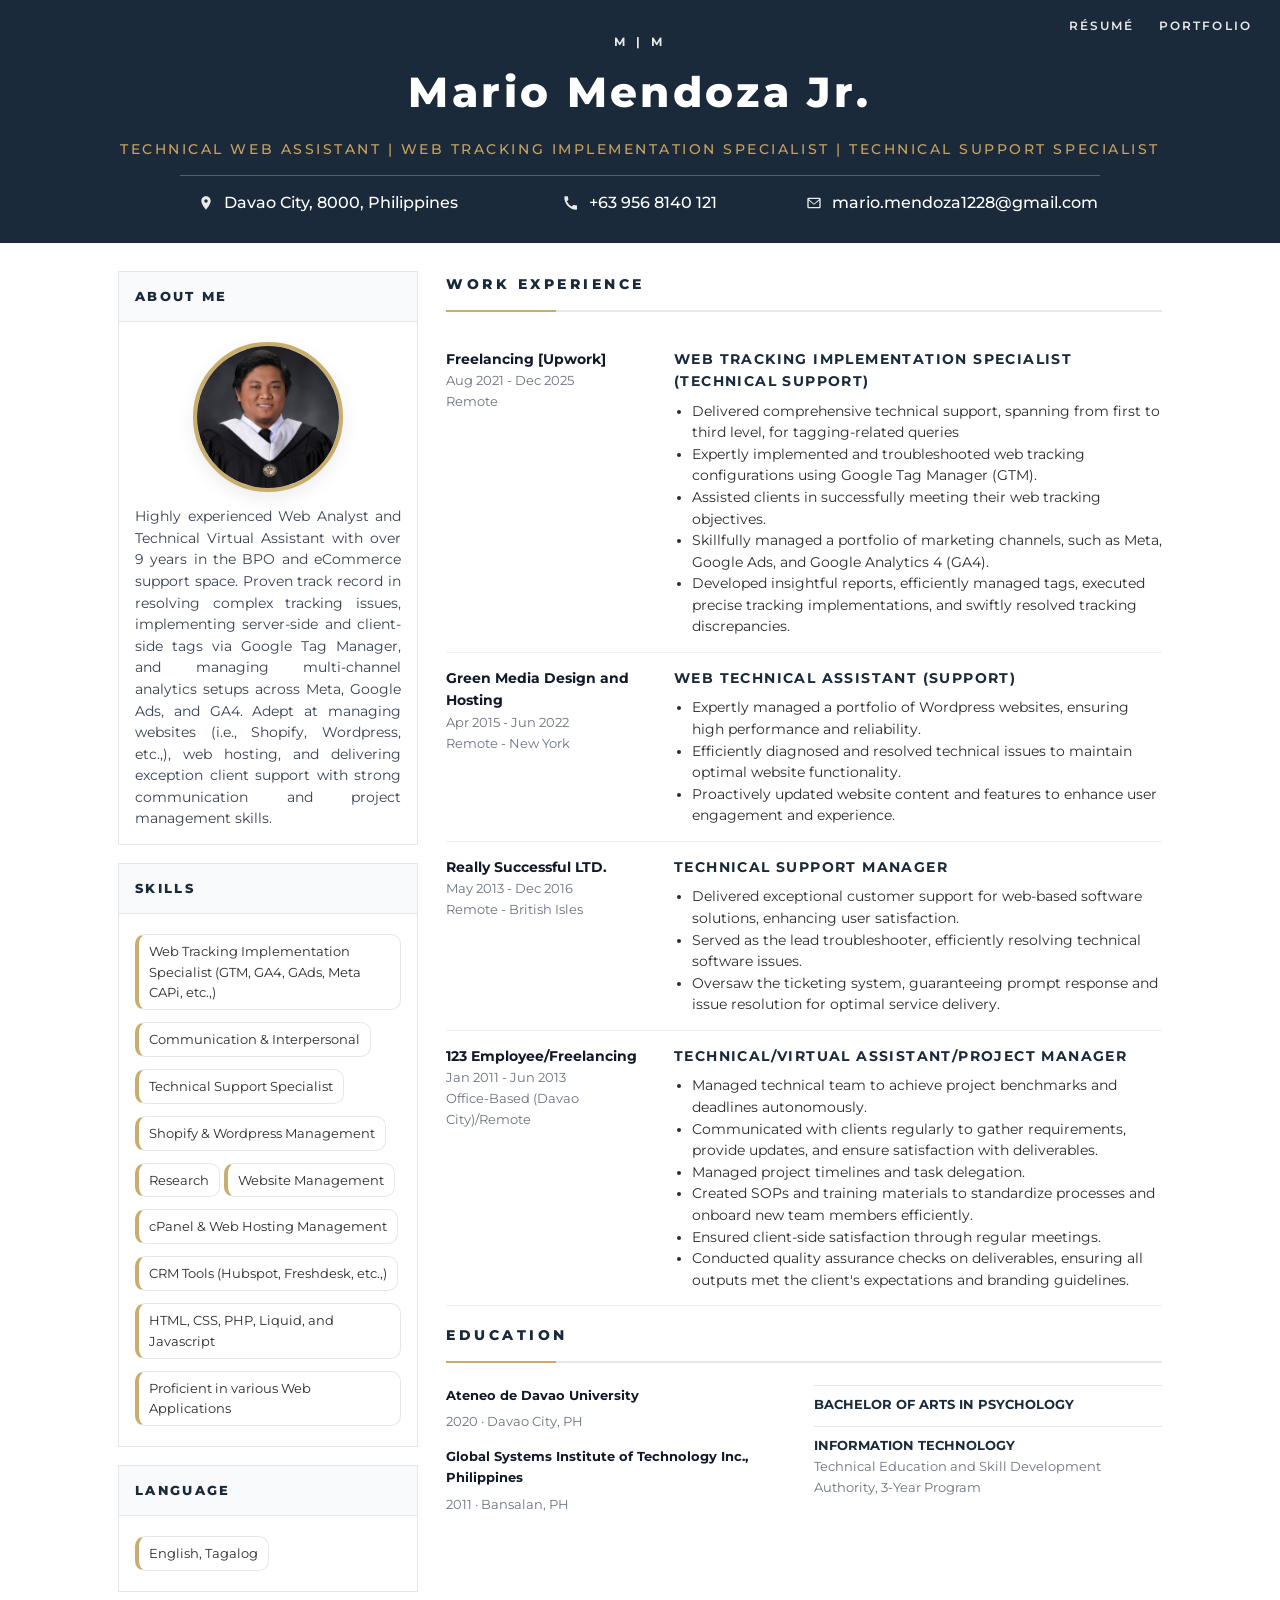
<file: index.html>
<!DOCTYPE html>
<html lang="en">
<head>

  <meta charset="UTF-8" />
  <meta name="robots" content="noindex, nofollow">
  <meta name="viewport" content="width=device-width, initial-scale=1" />
  <title>Mario Mendoza Jr. | Résumé</title>
  <link rel="preconnect" href="https://fonts.googleapis.com">
  <link rel="preconnect" href="https://fonts.gstatic.com" crossorigin>
  <link rel="icon" href="/favicon.ico">

  <link href="https://fonts.googleapis.com/css2?family=Montserrat:wght@300;400;600;700;800&family=Libre+Baskerville:wght@700&display=swap" rel="stylesheet">
  <!-- Google Tag Manager -->
<script>(function(w,d,s,l,i){w[l]=w[l]||[];w[l].push({'gtm.start':
new Date().getTime(),event:'gtm.js'});var f=d.getElementsByTagName(s)[0],
j=d.createElement(s),dl=l!='dataLayer'?'&l='+l:'';j.async=true;j.src=
'https://www.googletagmanager.com/gtm.js?id='+i+dl;f.parentNode.insertBefore(j,f);
})(window,document,'script','dataLayer','GTM-MB3FGMBR');</script>
<!-- End Google Tag Manager -->
  
  <link rel="stylesheet" href="css/main.css">
</head>
<body>
<!-- Google Tag Manager (noscript) -->
<noscript><iframe src="https://www.googletagmanager.com/ns.html?id=GTM-MB3FGMBR"
height="0" width="0" style="display:none;visibility:hidden"></iframe></noscript>
<!-- End Google Tag Manager (noscript) -->
  <header class="header">
  <nav class="top-nav">
  <a href="/" class="nav-link">Résumé</a>
  <a href="portfolio.html" class="nav-link">Portfolio</a>
</nav>
    <div class="initials">M | M</div>
    <h1>Mario Mendoza Jr.</h1>
	<div class="web-tracking-line">
	Technical Web Assistant | Web Tracking Implementation Specialist | Technical Support Specialist
	</div>
    <div class="meta">
      <div class="item">
        <svg xmlns="http://www.w3.org/2000/svg" viewBox="0 0 24 24" fill="currentColor"><path d="M12 2C8.13 2 5 5.13 5 9c0 5.25 7 13 7 13s7-7.75 7-13c0-3.87-3.13-7-7-7zm0 9.5c-1.38 0-2.5-1.12-2.5-2.5S10.62 6.5 12 6.5s2.5 1.12 2.5 2.5S13.38 11.5 12 11.5z"/></svg>
        <span>Davao City, 8000, Philippines</span>
      </div>
      <div class="item">
        <svg xmlns="http://www.w3.org/2000/svg" viewBox="0 0 24 24" fill="currentColor"><path d="M6.62 10.79a15.05 15.05 0 006.59 6.59l2.2-2.2a1 1 0 011.01-.24c1.1.37 2.29.57 3.58.57a1 1 0 011 1V21a1 1 0 01-1 1C10.07 22 2 13.93 2 3a1 1 0 011-1h3.5a1 1 0 011 1c0 1.29.2 2.48.57 3.58a1 1 0 01-.24 1.01l-2.2 2.2z"/></svg>
        <span>+63 956 8140 121</span>
      </div>
      <div class="item">
        <svg xmlns="http://www.w3.org/2000/svg" viewBox="0 0 24 24" fill="currentColor"><path d="M20 4H4a2 2 0 00-2 2v12a2 2 0 002 2h16a2 2 0 002-2V6a2 2 0 00-2-2zm0 2v.01L12 13 4 6.01V6h16zM4 18V8.24l7.4 5.93a1 1 0 001.2 0L20 8.24V18H4z"/></svg>
        <span>mario.mendoza1228@gmail.com</span>
      </div>
    </div>
  </header>

  <main class="page">
    <div class="content">
      <!-- Sidebar -->
      <aside>
        <section class="card about">
          <h3>About Me</h3>
          <div class="inner">
            <!-- NEW: circular image -->
            <div class="avatar">
              <div class="circle">
                <img src="images/profile.jpg" alt="Profile photo of Mario Mendoza">
              </div>
            </div>

            <p>
              Highly experienced Web Analyst and Technical Virtual Assistant with over 9 years in the BPO and eCommerce support space. Proven track record in resolving complex tracking issues, implementing server-side and client-side tags via Google Tag Manager, and managing multi-channel analytics setups across Meta, Google Ads, and GA4. Adept at managing websites (i.e., Shopify, Wordpress, etc.,), web hosting, and delivering exception client support with strong communication and project management skills.
            </p>
          </div>
        </section>

        <section class="card">
          <h3>Skills</h3>
          <div class="inner">
            <div class="pill">Web Tracking Implementation Specialist (GTM, GA4, GAds, Meta CAPi, etc.,)</div>
            <div class="pill">Communication & Interpersonal</div>
            <div class="pill">Technical Support Specialist</div>
            <div class="pill">Shopify & Wordpress Management</div>
            <div class="pill">Research</div>
            <div class="pill">Website Management</div>
            <div class="pill">cPanel & Web Hosting Management</div>
            <div class="pill">CRM Tools (Hubspot, Freshdesk, etc.,)</div>
			<div class="pill">HTML, CSS, PHP, Liquid, and Javascript</div>
			<div class="pill">Proficient in various Web Applications</div>
          </div>
        </section>

        <section class="card">
          <h3>Language</h3>
          <div class="inner">
            <div class="pill">English, Tagalog</div>
          </div>
        </section>
      </aside>

      <!-- Main column -->
      <section>
        <h3 class="section-title">Work Experience</h3>
        <div class="divider"></div>

        <article class="job">
          <div class="where">
            <b>Freelancing [Upwork]</b>
            Aug 2021 - Dec 2025<br>Remote
          </div>
          <div>
            <h4>Web Tracking Implementation Specialist (Technical Support)</h4>
            <ul>
              <li>Delivered comprehensive technical support, spanning from first to third level, for tagging-related queries</li>
              <li>Expertly implemented and troubleshooted web tracking configurations using Google Tag Manager (GTM).</li>
              <li>Assisted clients in successfully meeting their web tracking objectives.</li>
              <li>Skillfully managed a portfolio of marketing channels, such as Meta, Google Ads, and Google Analytics 4 (GA4).</li>
			  <li>Developed insightful reports, efficiently managed tags, executed precise tracking implementations, and swiftly resolved tracking discrepancies.</li>
            </ul>
          </div>
        </article>

        <article class="job">
          <div class="where">
            <b>Green Media Design and Hosting</b>
            Apr 2015 - Jun 2022<br> Remote - New York
          </div>
          <div>
            <h4>Web Technical Assistant (Support)</h4>
            <ul>
              <li>Expertly managed a portfolio of Wordpress websites, ensuring high performance and reliability.</li>
              <li>Efficiently diagnosed and resolved technical issues to maintain optimal website functionality.</li>
			  <li>Proactively updated website content and features to enhance user engagement and experience.</li>
            </ul>
          </div>
        </article>

        <article class="job">
          <div class="where">
            <b>Really Successful LTD.</b>
            May 2013 - Dec 2016<br> Remote - British Isles
          </div>
          <div>
            <h4>Technical Support Manager</h4>
            <ul>
              <li>Delivered exceptional customer support for web-based software solutions, enhancing user satisfaction.</li>
			  <li>Served as the lead troubleshooter, efficiently resolving technical software issues.</li>
			  <li>Oversaw the ticketing system, guaranteeing prompt response and issue resolution for optimal service delivery.</li>

            </ul>
          </div>
        </article>
		
		<article class="job">
          <div class="where">
            <b>123 Employee/Freelancing</b>
            Jan 2011 - Jun 2013<br>Office-Based (Davao City)/Remote
          </div>
          <div>
            <h4>Technical/Virtual Assistant/Project Manager</h4>
            <ul>
              <li>Managed technical team to achieve project benchmarks and deadlines autonomously.</li>
              <li>Communicated with clients regularly to gather requirements, provide updates, and ensure satisfaction with deliverables.</li>
              <li>Managed project timelines and task delegation.</li>
              <li>Created SOPs and training materials to standardize processes and onboard new team members efficiently.</li>
              <li>Ensured client-side satisfaction through regular meetings.</li>
			  <li>Conducted quality assurance checks on deliverables, ensuring all outputs met the client's expectations and branding guidelines.</li>
            </ul>
          </div>
        </article>

        <h3 class="section-title" style="margin-top:18px">Education</h3>
        <div class="divider"></div>

        <div class="edu">
          <div class="col">
            <h5>Ateneo de Davao University</h5>
            <p>2020 · Davao City, PH</p>
            <h5>Global Systems Institute of Technology Inc., Philippines</h5>
            <p>2011 · Bansalan, PH</p>
          </div>
          <div class="col">
            <div class="degree">Bachelor of Arts in Psychology</div>
            <div class="degree" style="margin-top:12px">Information Technology</div>
			<p>Technical Education and Skill Development Authority, 3-Year Program</p>
          </div>
        </div>
      </section>
    </div>
  </main>
</body>
</html>
</file>
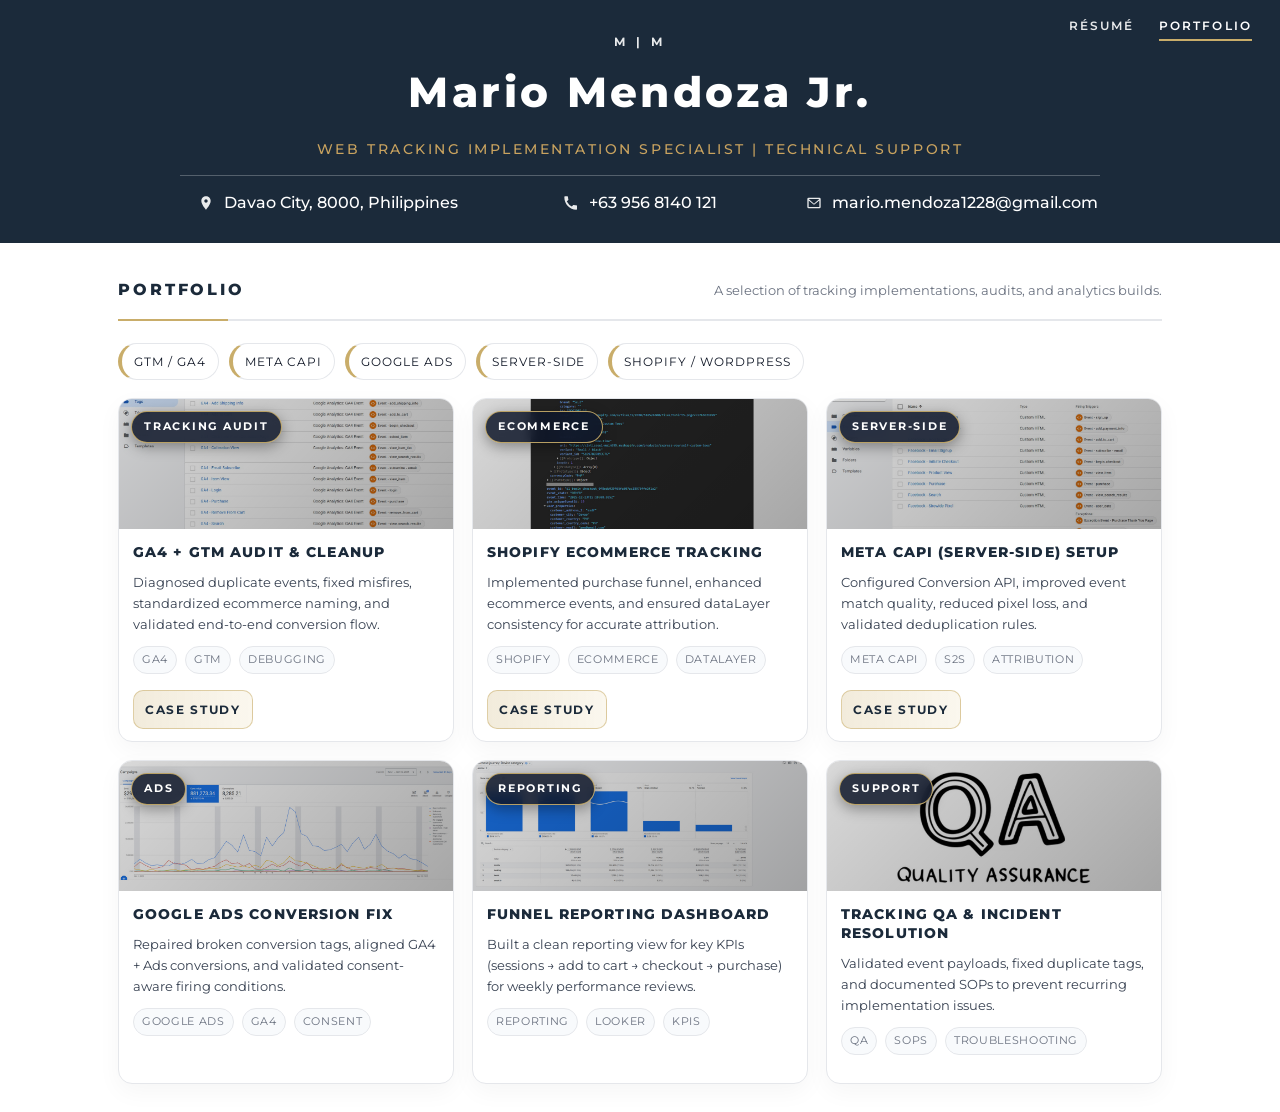
<file: portfolio.html>
<!DOCTYPE html>
<html lang="en">
<head>
  <meta charset="UTF-8" />
  <meta name="robots" content="noindex, nofollow">
  <meta name="viewport" content="width=device-width, initial-scale=1" />
  <title>Mario Mendoza Jr. | Portfolio</title>

  <link rel="preconnect" href="https://fonts.googleapis.com">
  <link rel="preconnect" href="https://fonts.gstatic.com" crossorigin>
  <link rel="icon" href="/favicon.ico">
  <link href="https://fonts.googleapis.com/css2?family=Montserrat:wght@300;400;600;700;800&family=Libre+Baskerville:wght@700&display=swap" rel="stylesheet">
<!-- Google Tag Manager -->
<script>(function(w,d,s,l,i){w[l]=w[l]||[];w[l].push({'gtm.start':
new Date().getTime(),event:'gtm.js'});var f=d.getElementsByTagName(s)[0],
j=d.createElement(s),dl=l!='dataLayer'?'&l='+l:'';j.async=true;j.src=
'https://www.googletagmanager.com/gtm.js?id='+i+dl;f.parentNode.insertBefore(j,f);
})(window,document,'script','dataLayer','GTM-MB3FGMBR');</script>
<!-- End Google Tag Manager -->
  
  <link rel="stylesheet" href="css/main.css">
</head>

<body>
<!-- Google Tag Manager (noscript) -->
<noscript><iframe src="https://www.googletagmanager.com/ns.html?id=GTM-MB3FGMBR"
height="0" width="0" style="display:none;visibility:hidden"></iframe></noscript>
<!-- End Google Tag Manager (noscript) -->
  <header class="header">
    <nav class="top-nav">
      <a href="/" class="nav-link">Résumé</a>
      <a href="portfolio.html" class="nav-link active">Portfolio</a>
    </nav>

    <div class="initials">M | M</div>
    <h1>Mario Mendoza Jr.</h1>
    <div class="web-tracking-line">Web Tracking Implementation Specialist | Technical Support</div>

    <div class="meta">
      <div class="item">
        <svg xmlns="http://www.w3.org/2000/svg" viewBox="0 0 24 24" fill="currentColor"><path d="M12 2C8.13 2 5 5.13 5 9c0 5.25 7 13 7 13s7-7.75 7-13c0-3.87-3.13-7-7-7zm0 9.5c-1.38 0-2.5-1.12-2.5-2.5S10.62 6.5 12 6.5s2.5 1.12 2.5 2.5S13.38 11.5 12 11.5z"/></svg>
        <span>Davao City, 8000, Philippines</span>
      </div>
      <div class="item">
        <svg xmlns="http://www.w3.org/2000/svg" viewBox="0 0 24 24" fill="currentColor"><path d="M6.62 10.79a15.05 15.05 0 006.59 6.59l2.2-2.2a1 1 0 011.01-.24c1.1.37 2.29.57 3.58.57a1 1 0 011 1V21a1 1 0 01-1 1C10.07 22 2 13.93 2 3a1 1 0 011-1h3.5a1 1 0 011 1c0 1.29.2 2.48.57 3.58a1 1 0 01-.24 1.01l-2.2 2.2z"/></svg>
        <span>+63 956 8140 121</span>
      </div>
      <div class="item">
        <svg xmlns="http://www.w3.org/2000/svg" viewBox="0 0 24 24" fill="currentColor"><path d="M20 4H4a2 2 0 00-2 2v12a2 2 0 002 2h16a2 2 0 002-2V6a2 2 0 00-2-2zm0 2v.01L12 13 4 6.01V6h16zM4 18V8.24l7.4 5.93a1 1 0 001.2 0L20 8.24V18H4z"/></svg>
        <span>mario.mendoza1228@gmail.com</span>
      </div>
    </div>
  </header>

  <main class="page">
    <div class="wrap">
      <div class="page-title">
        <h2>Portfolio</h2>
        <p>A selection of tracking implementations, audits, and analytics builds.</p>
      </div>
      <div class="divider"></div>

      <!-- Optional “filters” (static chips for design) -->
      <div class="filters">
        <div class="chip">GTM / GA4</div>
        <div class="chip">Meta CAPI</div>
        <div class="chip">Google Ads</div>
        <div class="chip">Server-side</div>
        <div class="chip">Shopify / WordPress</div>
      </div>

      <!-- PROJECT GRID -->
      <section class="grid">

        <!-- Project 1 -->
        <article class="project">
          <div class="thumb-ga4"><span class="badge">Tracking Audit</span></div>
          <div class="body">
            <h3>GA4 + GTM Audit & Cleanup</h3>
            <p>Diagnosed duplicate events, fixed misfires, standardized ecommerce naming, and validated end-to-end conversion flow.</p>
            <div class="tags">
              <span class="tag">GA4</span><span class="tag">GTM</span><span class="tag">Debugging</span>
            </div>
            <div class="actions">
              <a class="btn primary" href="case-study/ga4.html" rel="noreferrer">Case Study</a>

            </div>
          </div>
        </article>

        <!-- Project 2 -->
        <article class="project">
          <div class="thumb-dl"><span class="badge">Ecommerce</span></div>
          <div class="body">
            <h3>Shopify Ecommerce Tracking</h3>
            <p>Implemented purchase funnel, enhanced ecommerce events, and ensured dataLayer consistency for accurate attribution.</p>
            <div class="tags">
              <span class="tag">Shopify</span><span class="tag">Ecommerce</span><span class="tag">DataLayer</span>
            </div>
            <div class="actions">
              <a class="btn primary" href="case-study/dataLayer.html" rel="noreferrer">Case Study</a>
             
            </div>
          </div>
        </article>

        <!-- Project 3 -->
        <article class="project">
          <div class="thumb-fb"><span class="badge">Server-side</span></div>
          <div class="body">
            <h3>Meta CAPI (Server-Side) Setup</h3>
            <p>Configured Conversion API, improved event match quality, reduced pixel loss, and validated deduplication rules.</p>
            <div class="tags">
              <span class="tag">Meta CAPI</span><span class="tag">S2S</span><span class="tag">Attribution</span>
            </div>
            <div class="actions">
              <a class="btn primary" href="case-study/meta-capi.html" rel="noreferrer">Case Study</a>
              
            </div>
          </div>
        </article>

        <!-- Project 4 -->
        <article class="project">
          <div class="thumb-gads"><span class="badge">Ads</span></div>
          <div class="body">
            <h3>Google Ads Conversion Fix</h3>
            <p>Repaired broken conversion tags, aligned GA4 + Ads conversions, and validated consent-aware firing conditions.</p>
            <div class="tags">
              <span class="tag">Google Ads</span><span class="tag">GA4</span><span class="tag">Consent</span>
            </div>
            <div class="actions">
              
              
            </div>
          </div>
        </article>

        <!-- Project 5 -->
        <article class="project">
          <div class="thumb-reporting"><span class="badge">Reporting</span></div>
          <div class="body">
            <h3>Funnel Reporting Dashboard</h3>
            <p>Built a clean reporting view for key KPIs (sessions → add to cart → checkout → purchase) for weekly performance reviews.</p>
            <div class="tags">
              <span class="tag">Reporting</span><span class="tag">Looker</span><span class="tag">KPIs</span>
            </div>
            <div class="actions">
              
              
            </div>
          </div>
        </article>

        <!-- Project 6 -->
        <article class="project">
          <div class="thumb-qa"><span class="badge">Support</span></div>
          <div class="body">
            <h3>Tracking QA & Incident Resolution</h3>
            <p>Validated event payloads, fixed duplicate tags, and documented SOPs to prevent recurring implementation issues.</p>
            <div class="tags">
              <span class="tag">QA</span><span class="tag">SOPs</span><span class="tag">Troubleshooting</span>
            </div>
            <div class="actions">
              
             
            </div>
          </div>
        </article>

      </section>

      
    </div>
  </main>
</body>
</html>
</file>
<file: css/main.css>
/* main.css: shared styles for index.html and portfolio.html */

/* ===== Extracted from index.html ===== */
:root {
      --navy: #1b2a3a;
      --ink: #2b2b2b;
      --muted: #6b7280;
      --gold: #c9ad6a;
      --bg: #ffffff;
    }

    * { box-sizing: border-box; }
    html, body { margin: 0; padding: 0; background: var(--bg); color: var(--ink); }
    body { font-family: 'Montserrat', system-ui, -apple-system, Segoe UI, Roboto, Arial, sans-serif; line-height: 1.6; }

    /* ---------- Header ---------- */
    .header {
      background: var(--navy);
      color: #fff;
      padding: 32px 28px 28px;
      text-align: center;
      position: relative;
    }
    .header .initials { letter-spacing: 0.35em; font-weight: 700; font-size: 12px; opacity: 0.9; margin-bottom: 8px; }
    .header h1 { margin: 0; font-weight: 800; font-size: 42px; letter-spacing: 0.08em; }
    .header h2 { margin: 6px 0 18px; font-weight: 600; font-size: 12.5px; letter-spacing: 0.25em; text-transform: uppercase; opacity: .95; }

    .header .meta {
      display: grid;
      grid-template-columns: repeat(3, minmax(0,1fr));
      gap: 16px;
      max-width: 920px;
      margin: 0 auto;
      border-top: 1px solid rgba(255,255,255,.25);
      padding-top: 14px;
    }
    .meta .item { display: flex; align-items: center; gap: 10px; justify-content: center; font-weight: 500; }
    .meta svg { width: 16px; height: 16px; opacity: 0.9; }

    /* ---------- Page Layout ---------- */
    .page { max-width: 1000px; margin: 0 auto; background: #fff; }
    .content { display: grid; grid-template-columns: 300px 1fr; gap: 28px; padding: 28px; }

    /* ---------- Sidebar ---------- */
    .card { border: 1px solid #e5e7eb; }
    .card + .card { margin-top: 18px; }
    .card h3 { margin: 0; background: #f8fafc; padding: 14px 16px; font-size: 13px; font-weight: 800; letter-spacing: .18em; color: var(--navy); text-transform: uppercase; border-bottom: 1px solid #e5e7eb; }
    .card .inner { padding: 14px 16px; }

    .about p {
  margin: 0;
  font-size: 13.5px;
  color: #374151;
  text-align: justify;
  text-justify: inter-word;
}

    /* avatar */
    .avatar { display:flex; justify-content:center; margin: 6px 0 14px; }
    .avatar .circle {
      width: 150px; height: 150px;
      border-radius: 50%;
      overflow: hidden;
      border: 4px solid var(--gold);
      box-shadow: 0 6px 18px rgba(0,0,0,.08);
      background: #fff;
    }
    .avatar img {
      width: 100%; height: 100%;
      object-fit: cover; display:block;
    }

    .skill { display: grid; grid-template-columns: 1fr 64px; align-items: center; gap: 10px; margin: 8px 0; font-size: 13px; color: #111827; }
    .bar { height: 6px; background: #e5e7eb; position: relative; border-radius: 999px; overflow: hidden; }
    .bar span { position: absolute; inset: 0; width: var(--w, 80%); background: linear-gradient(90deg, var(--gold), #e7d4a2); }

    .pill { display:inline-flex; align-items:center; gap:8px; padding:6px 10px; border:1px solid #e5e7eb; border-left:4px solid var(--gold); border-radius:10px; margin:6px 0; font-size:13px; }

    /* ---------- Main Column ---------- */
    .section-title { font-weight: 800; letter-spacing: .25em; text-transform: uppercase; color: var(--navy); font-size: 14px; margin: 2px 0 14px; position: relative; }
    .divider { height: 2px; background: #e5e7eb; margin: 10px 0 22px; position: relative; }
    .divider:after { content: ""; position: absolute; width: 80px; height: 2px; background: var(--gold); left: 0; top: 0; }

    .job { display: grid; grid-template-columns: 210px 1fr; gap: 18px; padding: 14px 0; border-bottom: 1px solid #f0f0f0; }
    .job:last-child { border-bottom: none; }
    .job .where { color: var(--muted); font-size: 13px; }
    .job .where b { display:block; color:#111827; font-size: 14px; }
    .job h4 { margin: 0; font-size: 14px; letter-spacing: .1em; text-transform: uppercase; color: var(--navy); }
    .job ul { margin: 8px 0 0 18px; padding: 0; font-size: 13.5px; }

    /* ---------- Education ---------- */
    .edu { display: grid; grid-template-columns: 1fr 1fr; gap: 20px; }
    .edu .col h5 { margin: 0 0 6px; font-size: 13px; color: #111827; font-weight: 700; }
    .edu .col p { margin: 0 0 14px; font-size: 13px; color: var(--muted); }
    .edu .col .degree { font-weight: 700; text-transform: uppercase; color: var(--navy); font-size: 13px; border-top: 1px solid #e5e7eb; padding-top: 8px; }

    /* ---------- Footer / Print ---------- */
    @media (max-width: 900px) {
      .content { grid-template-columns: 1fr; }
      .job { grid-template-columns: 1fr; }
      .header .meta { grid-template-columns: 1fr; }
    }

    @page { size: A4; margin: 18mm; }
    @media print {
      body { -webkit-print-color-adjust: exact; print-color-adjust: exact; }
      .page { max-width: none; }
      a { color: inherit; text-decoration: none; }
    }
	
	.web-tracking-line {
  font-family: 'Montserrat', 'Helvetica Neue', Arial, sans-serif;
  font-size: 14px;
  font-weight: 500;
  letter-spacing: 0.18em;
  text-transform: uppercase;
  color: #c9a35f; /* gold accent */
  margin-top: 12px;
  text-align: center;
}
/* ---------- Top Navigation ---------- */
.top-nav {
  position: absolute;
  top: 16px;
  right: 28px;
  display: flex;
  gap: 24px;
}

.nav-link {
  font-size: 12px;
  font-weight: 600;
  letter-spacing: 0.18em;
  text-transform: uppercase;
  color: #ffffff;
  text-decoration: none;
  opacity: 0.9;
  position: relative;
}

.nav-link::after {
  content: "";
  position: absolute;
  left: 0;
  bottom: -6px;
  width: 0;
  height: 2px;
  background: var(--gold);
  transition: width 0.25s ease;
}

.nav-link:hover {
  opacity: 1;
}

.nav-link:hover::after {
  width: 100%;
}

/* Mobile */
@media (max-width: 700px) {
  .top-nav {
    position: static;
    justify-content: center;
    margin-bottom: 12px;
  }
}

/* ===== Extracted from portfolio.html ===== */
:root {
      --navy: #1b2a3a;
      --ink: #2b2b2b;
      --muted: #6b7280;
      --gold: #c9ad6a;
      --bg: #ffffff;
      --card: #ffffff;
      --border: #e5e7eb;
      --soft: #f8fafc;
    }

    * { box-sizing: border-box; }
    html, body { margin: 0; padding: 0; background: var(--bg); color: var(--ink); }
    body { font-family: 'Montserrat', system-ui, -apple-system, Segoe UI, Roboto, Arial, sans-serif; line-height: 1.6; }

    /* ---------- Header ---------- */
    .header {
      background: var(--navy);
      color: #fff;
      padding: 32px 28px 28px;
      text-align: center;
      position: relative;
    }
    .header .initials { letter-spacing: 0.35em; font-weight: 700; font-size: 12px; opacity: 0.9; margin-bottom: 8px; }
    .header h1 { margin: 0; font-weight: 800; font-size: 42px; letter-spacing: 0.08em; }
    .web-tracking-line {
      font-family: 'Montserrat', 'Helvetica Neue', Arial, sans-serif;
      font-size: 14px;
      font-weight: 500;
      letter-spacing: 0.18em;
      text-transform: uppercase;
      color: #c9a35f;
      margin-top: 12px;
      text-align: center;
    }

    .header .meta {
      display: grid;
      grid-template-columns: repeat(3, minmax(0,1fr));
      gap: 16px;
      max-width: 920px;
      margin: 14px auto 0;
      border-top: 1px solid rgba(255,255,255,.25);
      padding-top: 14px;
    }
    .meta .item { display: flex; align-items: center; gap: 10px; justify-content: center; font-weight: 500; }
    .meta svg { width: 16px; height: 16px; opacity: 0.9; }

    /* ---------- Top Navigation ---------- */
    .top-nav {
      position: absolute;
      top: 16px;
      right: 28px;
      display: flex;
      gap: 24px;
    }
    .nav-link {
      font-size: 12px;
      font-weight: 600;
      letter-spacing: 0.18em;
      text-transform: uppercase;
      color: #ffffff;
      text-decoration: none;
      opacity: 0.9;
      position: relative;
    }
    .nav-link::after {
      content: "";
      position: absolute;
      left: 0;
      bottom: -6px;
      width: 0;
      height: 2px;
      background: var(--gold);
      transition: width 0.25s ease;
    }
    .nav-link:hover { opacity: 1; }
    .nav-link:hover::after { width: 100%; }
    .nav-link.active { opacity: 1; }
    .nav-link.active::after { width: 100%; }

    /* ---------- Page ---------- */
    .page { max-width: 1100px; margin: 0 auto; background: #fff; }
    .wrap { padding: 28px; }

    .page-title {
      display: flex;
      align-items: baseline;
      justify-content: space-between;
      gap: 16px;
      margin: 6px 0 16px;
    }
    .page-title h2 {
      margin: 0;
      font-weight: 800;
      letter-spacing: .18em;
      text-transform: uppercase;
      color: var(--navy);
      font-size: 16px;
    }
    .page-title p {
      margin: 0;
      color: var(--muted);
      font-size: 13px;
    }

    .divider {
      height: 2px;
      background: var(--border);
      margin: 10px 0 22px;
      position: relative;
    }
    .divider:after {
      content: "";
      position: absolute;
      width: 110px;
      height: 2px;
      background: var(--gold);
      left: 0;
      top: 0;
    }

    /* ---------- Filters ---------- */
    .filters {
      display: flex;
      flex-wrap: wrap;
      gap: 10px;
      margin: 0 0 18px;
    }
    .chip {
      display: inline-flex;
      align-items: center;
      gap: 8px;
      padding: 8px 12px;
      border: 1px solid var(--border);
      border-left: 4px solid var(--gold);
      border-radius: 999px;
      background: #fff;
      font-size: 12px;
      letter-spacing: .08em;
      text-transform: uppercase;
      color: #111827;
      cursor: default;
    }

    /* ---------- Grid ---------- */
    .grid {
      display: grid;
      grid-template-columns: repeat(3, minmax(0, 1fr));
      gap: 18px;
    }

    .project {
      border: 1px solid var(--border);
      border-radius: 14px;
      overflow: hidden;
      background: var(--card);
      box-shadow: 0 8px 24px rgba(0,0,0,.04);
      display: flex;
      flex-direction: column;
      min-height: 240px;
    }

    .thumb-ga4 {
  height: 130px;
  background-image:
    linear-gradient(135deg, rgba(0,0,0,.15), rgba(0,0,0,.35)),
    url("../images/thumb-ga4.jpg");
  background-size: cover;
  background-position: center;
  background-repeat: no-repeat;
  position: relative;
}

    .thumb-ga4 .badge {
      position: absolute;
  top: 12px;
  left: 12px;

  background: rgba(15, 23, 42, 0.85); /* dark navy */
  border: 1px solid rgba(201, 173, 106, 0.9);
  color: #ffffff;

  padding: 6px 12px;
  border-radius: 999px;

  font-size: 11px;
  font-weight: 700;
  letter-spacing: 0.16em;
  text-transform: uppercase;

  backdrop-filter: blur(6px);
  box-shadow: 0 4px 14px rgba(0,0,0,.35);
    }
	
.thumb-fb {
  height: 130px;
  background-image:
    linear-gradient(135deg, rgba(0,0,0,.15), rgba(0,0,0,.35)),
    url("../images/thumb-fb.jpg");
  background-size: cover;
  background-position: center;
  background-repeat: no-repeat;
  position: relative;
}

    .thumb-fb .badge {
      position: absolute;
  top: 12px;
  left: 12px;

  background: rgba(15, 23, 42, 0.85); /* dark navy */
  border: 1px solid rgba(201, 173, 106, 0.9);
  color: #ffffff;

  padding: 6px 12px;
  border-radius: 999px;

  font-size: 11px;
  font-weight: 700;
  letter-spacing: 0.16em;
  text-transform: uppercase;

  backdrop-filter: blur(6px);
  box-shadow: 0 4px 14px rgba(0,0,0,.35);
    }	
	
.thumb-dl {
  height: 130px;
  background-image:
    linear-gradient(135deg, rgba(0,0,0,.15), rgba(0,0,0,.35)),
    url("../images/thumb-dl.jpg");
  background-size: cover;
  background-position: center;
  background-repeat: no-repeat;
  position: relative;
}

    .thumb-dl .badge {
      position: absolute;
  top: 12px;
  left: 12px;

  background: rgba(15, 23, 42, 0.85); /* dark navy */
  border: 1px solid rgba(201, 173, 106, 0.9);
  color: #ffffff;

  padding: 6px 12px;
  border-radius: 999px;

  font-size: 11px;
  font-weight: 700;
  letter-spacing: 0.16em;
  text-transform: uppercase;

  backdrop-filter: blur(6px);
  box-shadow: 0 4px 14px rgba(0,0,0,.35);
    }		

.thumb-reporting {
  height: 130px;
  background-image:
    linear-gradient(135deg, rgba(0,0,0,.15), rgba(0,0,0,.35)),
    url("../images/thumb-reporting.jpg");
  background-size: cover;
  background-position: center;
  background-repeat: no-repeat;
  position: relative;
}

    .thumb-reporting .badge {
      position: absolute;
  top: 12px;
  left: 12px;

  background: rgba(15, 23, 42, 0.85); /* dark navy */
  border: 1px solid rgba(201, 173, 106, 0.9);
  color: #ffffff;

  padding: 6px 12px;
  border-radius: 999px;

  font-size: 11px;
  font-weight: 700;
  letter-spacing: 0.16em;
  text-transform: uppercase;

  backdrop-filter: blur(6px);
  box-shadow: 0 4px 14px rgba(0,0,0,.35);
    }


.thumb-qa {
  height: 130px;
  background-image:
    linear-gradient(135deg, rgba(0,0,0,.15), rgba(0,0,0,.35)),
    url("../images/thumb-qa.jpg");
  background-size: cover;
  background-position: center;
  background-repeat: no-repeat;
  position: relative;
}

    .thumb-qa .badge {
      position: absolute;
  top: 12px;
  left: 12px;

  background: rgba(15, 23, 42, 0.85); /* dark navy */
  border: 1px solid rgba(201, 173, 106, 0.9);
  color: #ffffff;

  padding: 6px 12px;
  border-radius: 999px;

  font-size: 11px;
  font-weight: 700;
  letter-spacing: 0.16em;
  text-transform: uppercase;

  backdrop-filter: blur(6px);
  box-shadow: 0 4px 14px rgba(0,0,0,.35);
    }		


.thumb-gads {
  height: 130px;
  background-image:
    linear-gradient(135deg, rgba(0,0,0,.15), rgba(0,0,0,.35)),
    url("../images/thumb-gads.jpg");
  background-size: cover;
  background-position: center;
  background-repeat: no-repeat;
  position: relative;
}

    .thumb-gads .badge {
      position: absolute;
  top: 12px;
  left: 12px;

  background: rgba(15, 23, 42, 0.85); /* dark navy */
  border: 1px solid rgba(201, 173, 106, 0.9);
  color: #ffffff;

  padding: 6px 12px;
  border-radius: 999px;

  font-size: 11px;
  font-weight: 700;
  letter-spacing: 0.16em;
  text-transform: uppercase;

  backdrop-filter: blur(6px);
  box-shadow: 0 4px 14px rgba(0,0,0,.35);
    }		

    .project .body {
      padding: 14px 14px 12px;
      display: flex;
      flex-direction: column;
      gap: 10px;
      flex: 1;
    }

    .project h3 {
      margin: 0;
      font-size: 14px;
      letter-spacing: .08em;
      text-transform: uppercase;
      color: var(--navy);
      font-weight: 800;
      line-height: 1.35;
    }
    .project p {
      margin: 0;
      color: #374151;
      font-size: 13px;
    }

    .tags {
      display: flex;
      flex-wrap: wrap;
      gap: 8px;
      margin-top: 2px;
    }
    .tag {
      font-size: 11px;
      color: var(--muted);
      border: 1px solid var(--border);
      background: var(--soft);
      padding: 4px 8px;
      border-radius: 999px;
      letter-spacing: .06em;
      text-transform: uppercase;
    }

    .actions {
      display: flex;
      gap: 10px;
      padding-top: 6px;
      margin-top: auto;
    }
    .btn {
      display: inline-flex;
      align-items: center;
      justify-content: center;
      gap: 8px;
      padding: 9px 11px;
      border-radius: 10px;
      font-size: 12px;
      letter-spacing: .14em;
      text-transform: uppercase;
      text-decoration: none;
      font-weight: 700;
      border: 1px solid var(--border);
      color: var(--navy);
      background: #fff;
      transition: transform .08s ease, box-shadow .2s ease, border-color .2s ease;
    }
    .btn.primary {
      border-color: rgba(201,173,106,.55);
      background: linear-gradient(90deg, rgba(201,173,106,.24), rgba(231,212,162,.18));
    }
    .btn:hover {
      transform: translateY(-1px);
      box-shadow: 0 10px 18px rgba(0,0,0,.06);
      border-color: rgba(201,173,106,.65);
    }

    /* ---------- Footer ---------- */
    .footer-note {
      margin-top: 22px;
      padding: 14px 16px;
      border: 1px solid var(--border);
      border-left: 4px solid var(--gold);
      border-radius: 14px;
      background: #fff;
      color: var(--muted);
      font-size: 13px;
    }

    /* ---------- Responsive ---------- */
    @media (max-width: 980px) {
      .grid { grid-template-columns: repeat(2, minmax(0, 1fr)); }
      .header .meta { grid-template-columns: 1fr; }
    }
    @media (max-width: 700px) {
      .grid { grid-template-columns: 1fr; }
      .top-nav { position: static; justify-content: center; margin-bottom: 12px; }
      .header h1 { font-size: 34px; }
      .web-tracking-line { font-size: 12px; }
      .page-title { flex-direction: column; align-items: flex-start; }
    }

    @media print {
      a { color: inherit; text-decoration: none; }
      .btn, .filters { display: none !important; }
      .project { box-shadow: none; }
    }
</file>
